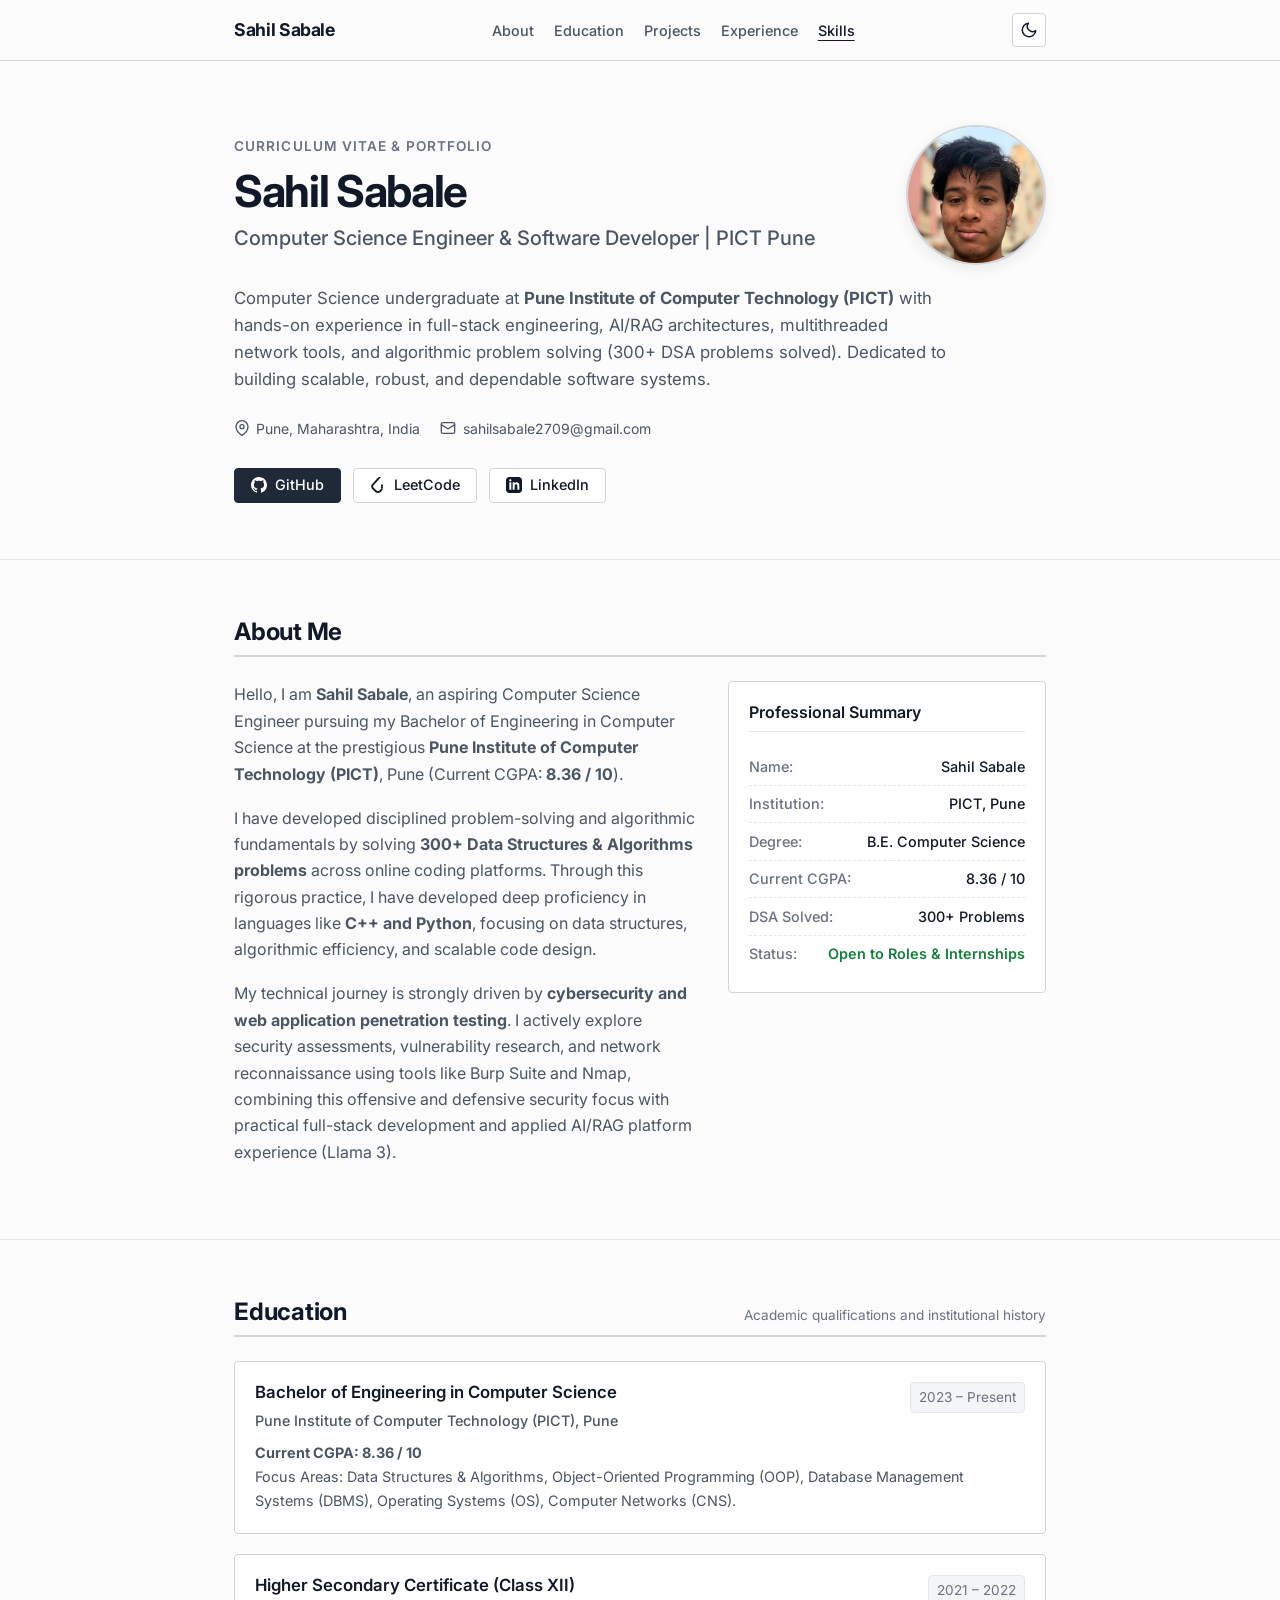
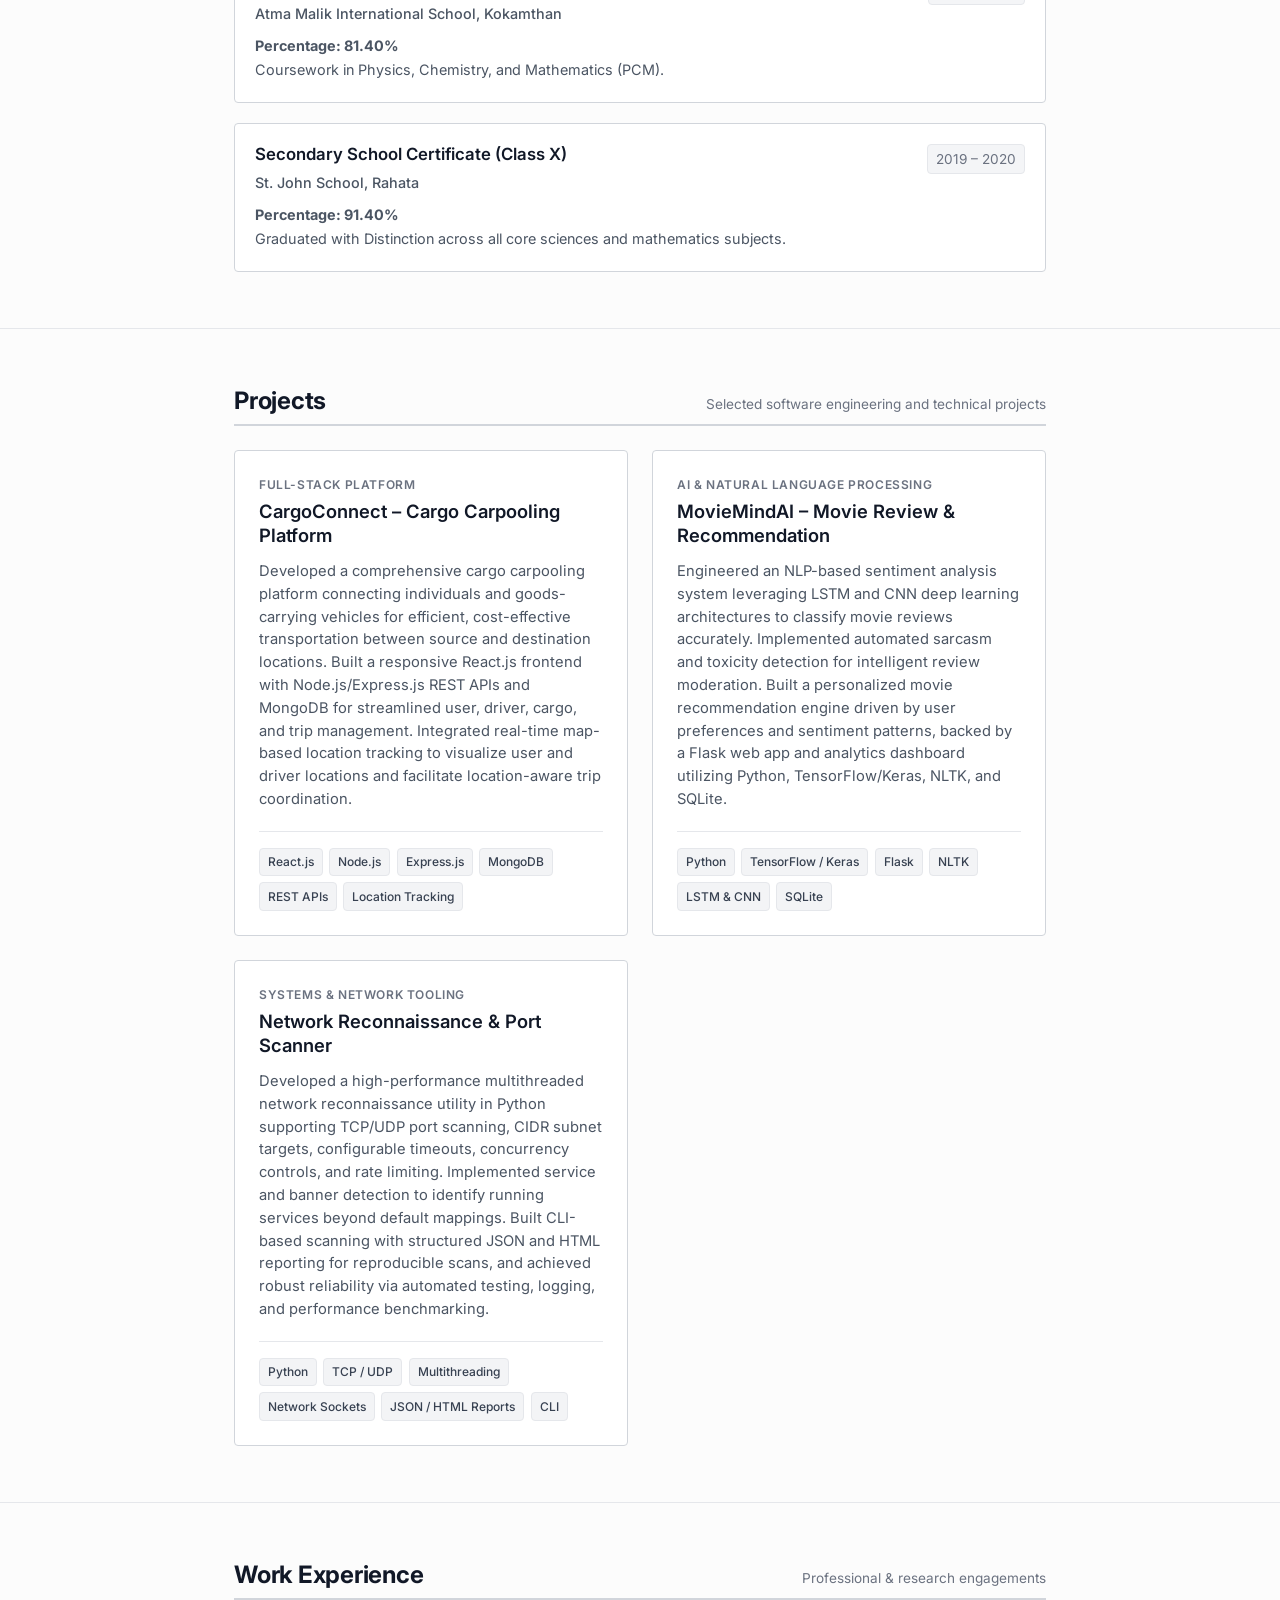
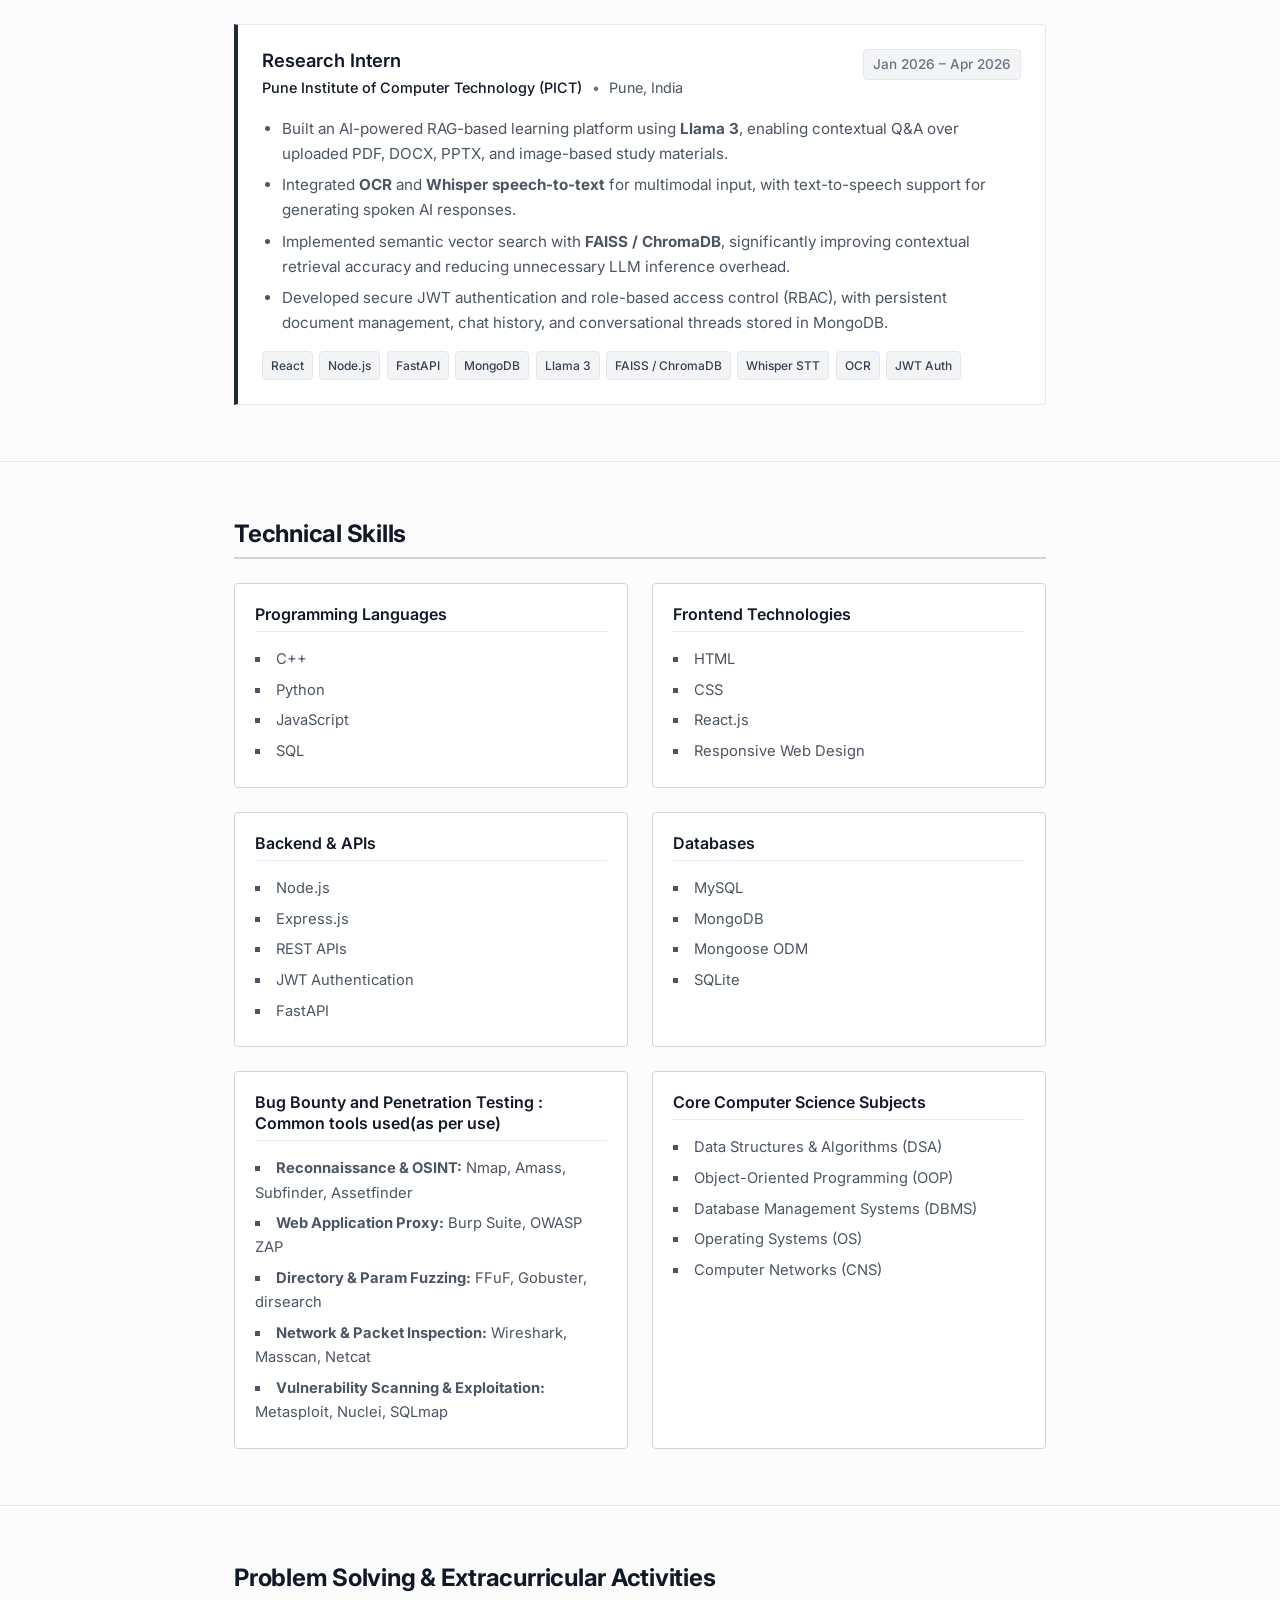
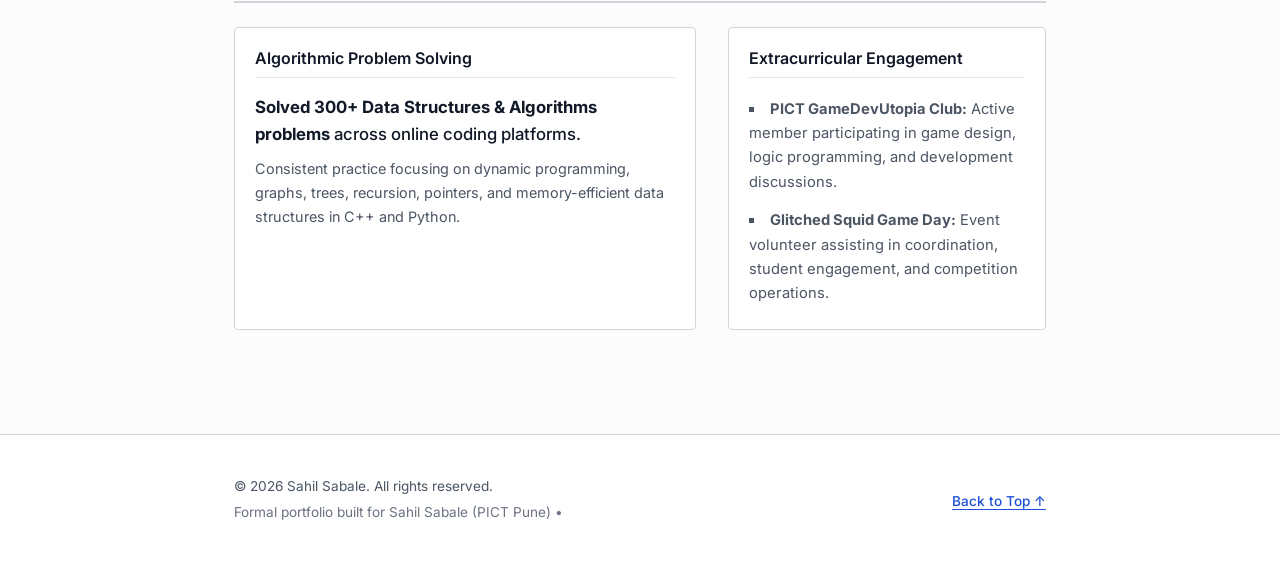
<file: index.html>
<!DOCTYPE html>
<html lang="en">

<head>
  <meta charset="UTF-8">
  <meta name="viewport" content="width=device-width, initial-scale=1.0">
  <title>Sahil Sabale | Computer Science Engineer &amp; Developer Portfolio</title>
  <meta name="description"
    content="Formal portfolio and resume of Sahil Sabale - Computer Science student at PICT Pune. Experienced in full-stack web development, AI/NLP systems, network tooling, and DSA.">
  <meta name="author" content="Sahil Sabale">

  <!-- Open Graph / Meta for Social Previews -->
  <meta property="og:type" content="website">
  <meta property="og:title" content="Sahil Sabale | Computer Science Engineer Portfolio">
  <meta property="og:description"
    content="Formal portfolio featuring projects (CargoConnect, MovieMindAI, Network Reconnaissance), research experience at PICT, skills, and education.">
  <meta property="og:site_name" content="Sahil Sabale Portfolio">

  <!-- Google Fonts: Inter font for clean, formal, professional typography -->
  <link rel="preconnect" href="https://fonts.googleapis.com">
  <link rel="preconnect" href="https://fonts.gstatic.com" crossorigin>
  <link href="https://fonts.googleapis.com/css2?family=Inter:wght@400;500;600;700&display=swap" rel="stylesheet">

  <link rel="stylesheet" href="styles.css">
</head>

<body>
  <!-- Header / Navigation Bar -->
  <header class="site-header">
    <div class="container header-container">
      <a href="#" class="brand-logo" aria-label="Home">Sahil Sabale</a>

      <nav class="main-nav" aria-label="Main Navigation">
        <ul class="nav-links">
          <li><a href="#about">About</a></li>
          <li><a href="#education">Education</a></li>
          <li><a href="#projects">Projects</a></li>
          <li><a href="#experience">Experience</a></li>
          <li><a href="#skills">Skills</a></li>
        </ul>
      </nav>

      <div class="header-actions">
        <button id="theme-toggle" class="btn btn-secondary btn-icon" aria-label="Toggle dark/light mode"
          title="Toggle theme">
          <svg class="icon icon-sun" xmlns="http://www.w3.org/2000/svg" width="18" height="18" viewBox="0 0 24 24"
            fill="none" stroke="currentColor" stroke-width="2" stroke-linecap="round" stroke-linejoin="round">
            <circle cx="12" cy="12" r="5"></circle>
            <line x1="12" y1="1" x2="12" y2="3"></line>
            <line x1="12" y1="21" x2="12" y2="23"></line>
            <line x1="4.22" y1="4.22" x2="5.64" y2="5.64"></line>
            <line x1="18.36" y1="18.36" x2="19.78" y2="19.78"></line>
            <line x1="1" y1="12" x2="3" y2="12"></line>
            <line x1="21" y1="12" x2="23" y2="12"></line>
            <line x1="4.22" y1="19.78" x2="5.64" y2="18.36"></line>
            <line x1="18.36" y1="5.64" x2="19.78" y2="4.22"></line>
          </svg>
          <svg class="icon icon-moon" xmlns="http://www.w3.org/2000/svg" width="18" height="18" viewBox="0 0 24 24"
            fill="none" stroke="currentColor" stroke-width="2" stroke-linecap="round" stroke-linejoin="round">
            <path d="M21 12.79A9 9 0 1 1 11.21 3 7 7 0 0 0 21 12.79z"></path>
          </svg>
        </button>
        <button id="mobile-menu-toggle" class="btn btn-secondary btn-icon mobile-only" aria-label="Toggle mobile menu">
          <svg xmlns="http://www.w3.org/2000/svg" width="20" height="20" viewBox="0 0 24 24" fill="none"
            stroke="currentColor" stroke-width="2" stroke-linecap="round" stroke-linejoin="round">
            <line x1="3" y1="12" x2="21" y2="12"></line>
            <line x1="3" y1="6" x2="21" y2="6"></line>
            <line x1="3" y1="18" x2="21" y2="18"></line>
          </svg>
        </button>
      </div>
    </div>
  </header>

  <main class="site-main">
    <!-- Hero / Profile Intro Section -->
    <section class="section hero-section">
      <div class="container hero-container">
        <div class="hero-header-row">
          <div class="hero-text-block">
            <p class="hero-pretitle">Curriculum Vitae &amp; Portfolio</p>
            <h1 class="hero-title">Sahil Sabale</h1>
            <p class="hero-subtitle">Computer Science Engineer &amp; Software Developer | PICT Pune</p>
          </div>
          <div class="hero-avatar-wrapper">
            <img src="profile.jpeg" alt="Sahil Sabale" class="hero-avatar">
          </div>
        </div>
        <div class="hero-content">
          <p class="hero-description">
            Computer Science undergraduate at <strong>Pune Institute of Computer Technology (PICT)</strong> with
            hands-on experience in full-stack engineering, AI/RAG architectures, multithreaded network tools, and
            algorithmic problem solving (300+ DSA problems solved). Dedicated to building scalable, robust, and
            dependable software systems.
          </p>

          <div class="hero-quick-meta">
            <span class="meta-item">
              <svg xmlns="http://www.w3.org/2000/svg" width="16" height="16" viewBox="0 0 24 24" fill="none"
                stroke="currentColor" stroke-width="2" stroke-linecap="round" stroke-linejoin="round">
                <path d="M21 10c0 7-9 13-9 13s-9-6-9-13a9 9 0 0 1 18 0z"></path>
                <circle cx="12" cy="10" r="3"></circle>
              </svg>
              Pune, Maharashtra, India
            </span>
            <span class="meta-item">
              <svg xmlns="http://www.w3.org/2000/svg" width="16" height="16" viewBox="0 0 24 24" fill="none"
                stroke="currentColor" stroke-width="2" stroke-linecap="round" stroke-linejoin="round">
                <rect x="2" y="4" width="20" height="16" rx="2"></rect>
                <path d="m22 7-8.97 5.7a1.94 1.94 0 0 1-2.06 0L2 7"></path>
              </svg>
              <a href="mailto:sahilsabale2709@gmail.com" class="meta-link">sahilsabale2709@gmail.com</a>
            </span>
          </div>

          <!-- Direct Links to Platforms -->
          <div class="hero-actions">
            <a href="https://github.com/sahilbrosp/" target="_blank" rel="noopener noreferrer" class="btn btn-primary"
              title="Sahil Sabale GitHub Profile">
              <svg xmlns="http://www.w3.org/2000/svg" width="16" height="16" viewBox="0 0 24 24" fill="currentColor">
                <path
                  d="M12 0c-6.626 0-12 5.373-12 12 0 5.302 3.438 9.8 8.207 11.387.599.111.793-.261.793-.577v-2.234c-3.338.726-4.033-1.416-4.033-1.416-.546-1.387-1.333-1.756-1.333-1.756-1.089-.745.083-.729.083-.729 1.205.084 1.839 1.237 1.839 1.237 1.07 1.834 2.807 1.304 3.492.997.107-.775.418-1.305.762-1.604-2.665-.305-5.467-1.334-5.467-5.931 0-1.311.469-2.381 1.236-3.221-.124-.303-.535-1.524.117-3.176 0 0 1.008-.322 3.301 1.23.957-.266 1.983-.399 3.003-.404 1.02.005 2.047.138 3.006.404 2.291-1.552 3.297-1.23 3.297-1.23.653 1.653.242 2.874.118 3.176.77.84 1.235 1.911 1.235 3.221 0 4.609-2.807 5.624-5.479 5.921.43.372.823 1.102.823 2.222v3.293c0 .319.192.694.801.576 4.765-1.589 8.199-6.086 8.199-11.386 0-6.627-5.373-12-12-12z" />
              </svg>
              GitHub
            </a>
            <a href="https://leetcode.com/u/sahilbrosp" target="_blank" rel="noopener noreferrer"
              class="btn btn-secondary" title="Sahil Sabale LeetCode Profile">
              <svg xmlns="http://www.w3.org/2000/svg" width="16" height="16" viewBox="0 0 24 24" fill="currentColor">
                <path
                  d="M13.483 0a1.374 1.374 0 0 0-.961.438L7.116 6.226l-3.854 4.126a5.266 5.266 0 0 0-1.209 2.104 5.35 5.35 0 0 0-.125.513 5.527 5.527 0 0 0 .062 2.362 5.83 5.83 0 0 0 .349 1.017 5.938 5.938 0 0 0 1.271 1.818l4.277 4.193.039.038c2.248 2.165 5.852 2.133 8.063-.074l2.396-2.392c.54-.54.54-1.414.003-1.955a1.378 1.378 0 0 0-1.951-.003l-2.396 2.392a3.021 3.021 0 0 1-4.205.038l-.02-.019-4.276-4.193c-.652-.64-.972-1.469-.948-2.263a2.68 2.68 0 0 1 .666-1.607 2.6 2.6 0 0 1 .388-.334l4.981-5.334 4.993-5.35a1.38 1.38 0 0 0-.97-2.355zM17.962 10.97a1.378 1.378 0 0 0-1.378 1.378v4.321a1.378 1.378 0 1 0 2.756 0v-4.321a1.378 1.378 0 0 0-1.378-1.378z" />
              </svg>
              LeetCode
            </a>
            <a href="https://www.linkedin.com/in/sahilsabale27/" target="_blank" rel="noopener noreferrer"
              class="btn btn-secondary" title="Sahil Sabale LinkedIn Profile">
              <svg xmlns="http://www.w3.org/2000/svg" width="16" height="16" viewBox="0 0 24 24" fill="currentColor">
                <path
                  d="M19 0h-14c-2.761 0-5 2.239-5 5v14c0 2.761 2.239 5 5 5h14c2.762 0 5-2.239 5-5v-14c0-2.761-2.238-5-5-5zm-11 19h-3v-11h3v11zm-1.5-12.268c-.966 0-1.75-.79-1.75-1.764s.784-1.764 1.75-1.764 1.75.79 1.75 1.764-.783 1.764-1.75 1.764zm13.5 12.268h-3v-5.604c0-3.368-4-3.113-4 0v5.604h-3v-11h3v1.765c1.396-2.586 7-2.777 7 2.476v6.759z" />
              </svg>
              LinkedIn
            </a>
          </div>
        </div>
      </div>
    </section>

    <!-- About Section -->
    <section id="about" class="section section-bordered">
      <div class="container">
        <h2 class="section-title">About Me</h2>
        <div class="about-grid">
          <div class="about-text">
            <p>
              Hello, I am <strong>Sahil Sabale</strong>, an aspiring Computer Science Engineer pursuing my Bachelor of
              Engineering in Computer Science at the prestigious <strong>Pune Institute of Computer Technology
                (PICT)</strong>, Pune (Current CGPA: <strong>8.36 / 10</strong>).
            </p>
            <p>
              I have developed disciplined problem-solving and algorithmic fundamentals by solving <strong>300+ Data
                Structures &amp; Algorithms problems</strong> across online coding platforms. Through this rigorous
              practice, I have developed deep proficiency in languages like <strong>C++ and Python</strong>, focusing on
              data structures, algorithmic efficiency, and scalable code design.
            </p>
            <p>
              My technical journey is strongly driven by <strong>cybersecurity and web application penetration
                testing</strong>. I actively explore security assessments, vulnerability research, and network
              reconnaissance using tools like Burp Suite and Nmap, combining this offensive and defensive security focus
              with practical full-stack development and applied AI/RAG platform experience (Llama 3).
            </p>
          </div>
          <div class="about-sidebar">
            <div class="info-card">
              <h3 class="info-card-title">Professional Summary</h3>
              <ul class="formal-info-list">
                <li><span class="info-label">Name:</span> <span class="info-value">Sahil Sabale</span></li>
                <li><span class="info-label">Institution:</span> <span class="info-value">PICT, Pune</span></li>
                <li><span class="info-label">Degree:</span> <span class="info-value">B.E. Computer Science</span></li>
                <li><span class="info-label">Current CGPA:</span> <span class="info-value">8.36 / 10</span></li>
                <li><span class="info-label">DSA Solved:</span> <span class="info-value">300+ Problems</span></li>
                <li><span class="info-label">Status:</span> <span class="info-value status-available">Open to Roles
                    &amp; Internships</span></li>
              </ul>
            </div>
          </div>
        </div>
      </div>
    </section>

    <!-- Education Section -->
    <section id="education" class="section section-bordered">
      <div class="container">
        <div class="section-header-row">
          <h2 class="section-title">Education</h2>
          <span class="section-caption">Academic qualifications and institutional history</span>
        </div>

        <div class="education-list">
          <!-- PICT -->
          <article class="education-item">
            <div class="edu-header">
              <div class="edu-degree-group">
                <h3 class="edu-degree">Bachelor of Engineering in Computer Science</h3>
                <span class="edu-institution">Pune Institute of Computer Technology (PICT), Pune</span>
              </div>
              <div class="edu-date">2023 &ndash; Present</div>
            </div>
            <p class="edu-notes">
              <strong>Current CGPA: 8.36 / 10</strong><br>
              Focus Areas: Data Structures &amp; Algorithms, Object-Oriented Programming (OOP), Database Management
              Systems (DBMS), Operating Systems (OS), Computer Networks (CNS).
            </p>
          </article>

          <!-- Class XII -->
          <article class="education-item">
            <div class="edu-header">
              <div class="edu-degree-group">
                <h3 class="edu-degree">Higher Secondary Certificate (Class XII)</h3>
                <span class="edu-institution">Atma Malik International School, Kokamthan</span>
              </div>
              <div class="edu-date">2021 &ndash; 2022</div>
            </div>
            <p class="edu-notes">
              <strong>Percentage: 81.40%</strong><br>
              Coursework in Physics, Chemistry, and Mathematics (PCM).
            </p>
          </article>

          <!-- Class X -->
          <article class="education-item">
            <div class="edu-header">
              <div class="edu-degree-group">
                <h3 class="edu-degree">Secondary School Certificate (Class X)</h3>
                <span class="edu-institution">St. John School, Rahata</span>
              </div>
              <div class="edu-date">2019 &ndash; 2020</div>
            </div>
            <p class="edu-notes">
              <strong>Percentage: 91.40%</strong><br>
              Graduated with Distinction across all core sciences and mathematics subjects.
            </p>
          </article>
        </div>
      </div>
    </section>

    <!-- Projects Section -->
    <section id="projects" class="section section-bordered">
      <div class="container">
        <div class="section-header-row">
          <h2 class="section-title">Projects</h2>
          <span class="section-caption">Selected software engineering and technical projects</span>
        </div>

        <div class="projects-grid">
          <!-- Project 1: CargoConnect -->
          <article class="project-card">
            <div class="project-header">
              <div class="project-type">Full-Stack Platform</div>
              <h3 class="project-title">CargoConnect &ndash; Cargo Carpooling Platform</h3>
            </div>
            <p class="project-description">
              Developed a comprehensive cargo carpooling platform connecting individuals and goods-carrying vehicles for
              efficient, cost-effective transportation between source and destination locations. Built a responsive
              React.js frontend with Node.js/Express.js REST APIs and MongoDB for streamlined user, driver, cargo, and
              trip management. Integrated real-time map-based location tracking to visualize user and driver locations
              and facilitate location-aware trip coordination.
            </p>
            <div class="project-meta">
              <div class="tag-group">
                <span class="tag">React.js</span>
                <span class="tag">Node.js</span>
                <span class="tag">Express.js</span>
                <span class="tag">MongoDB</span>
                <span class="tag">REST APIs</span>
                <span class="tag">Location Tracking</span>
              </div>
            </div>
          </article>

          <!-- Project 2: MovieMindAI -->
          <article class="project-card">
            <div class="project-header">
              <div class="project-type">AI &amp; Natural Language Processing</div>
              <h3 class="project-title">MovieMindAI &ndash; Movie Review &amp; Recommendation</h3>
            </div>
            <p class="project-description">
              Engineered an NLP-based sentiment analysis system leveraging LSTM and CNN deep learning architectures to
              classify movie reviews accurately. Implemented automated sarcasm and toxicity detection for intelligent
              review moderation. Built a personalized movie recommendation engine driven by user preferences and
              sentiment patterns, backed by a Flask web app and analytics dashboard utilizing Python, TensorFlow/Keras,
              NLTK, and SQLite.
            </p>
            <div class="project-meta">
              <div class="tag-group">
                <span class="tag">Python</span>
                <span class="tag">TensorFlow / Keras</span>
                <span class="tag">Flask</span>
                <span class="tag">NLTK</span>
                <span class="tag">LSTM &amp; CNN</span>
                <span class="tag">SQLite</span>
              </div>
            </div>
          </article>

          <!-- Project 3: Network Reconnaissance & Port Scanner -->
          <article class="project-card">
            <div class="project-header">
              <div class="project-type">Systems &amp; Network Tooling</div>
              <h3 class="project-title">Network Reconnaissance &amp; Port Scanner</h3>
            </div>
            <p class="project-description">
              Developed a high-performance multithreaded network reconnaissance utility in Python supporting TCP/UDP
              port scanning, CIDR subnet targets, configurable timeouts, concurrency controls, and rate limiting.
              Implemented service and banner detection to identify running services beyond default mappings. Built
              CLI-based scanning with structured JSON and HTML reporting for reproducible scans, and achieved robust
              reliability via automated testing, logging, and performance benchmarking.
            </p>
            <div class="project-meta">
              <div class="tag-group">
                <span class="tag">Python</span>
                <span class="tag">TCP / UDP</span>
                <span class="tag">Multithreading</span>
                <span class="tag">Network Sockets</span>
                <span class="tag">JSON / HTML Reports</span>
                <span class="tag">CLI</span>
              </div>
            </div>
          </article>
        </div>
      </div>
    </section>

    <!-- Work Experience Section -->
    <section id="experience" class="section section-bordered">
      <div class="container">
        <div class="section-header-row">
          <h2 class="section-title">Work Experience</h2>
          <span class="section-caption">Professional &amp; research engagements</span>
        </div>

        <div class="experience-list">
          <article class="experience-item">
            <div class="exp-header">
              <div class="exp-title-block">
                <h3 class="exp-role">Research Intern</h3>
                <div class="exp-company-group">
                  <span class="exp-company">Pune Institute of Computer Technology (PICT)</span>
                  <span class="exp-separator">•</span>
                  <span class="exp-location">Pune, India</span>
                </div>
              </div>
              <div class="exp-date">Jan 2026 &ndash; Apr 2026</div>
            </div>
            <div class="exp-body">
              <ul class="exp-responsibilities">
                <li>Built an AI-powered RAG-based learning platform using <strong>Llama 3</strong>, enabling contextual
                  Q&amp;A over uploaded PDF, DOCX, PPTX, and image-based study materials.</li>
                <li>Integrated <strong>OCR</strong> and <strong>Whisper speech-to-text</strong> for multimodal input,
                  with text-to-speech support for generating spoken AI responses.</li>
                <li>Implemented semantic vector search with <strong>FAISS / ChromaDB</strong>, significantly improving
                  contextual retrieval accuracy and reducing unnecessary LLM inference overhead.</li>
                <li>Developed secure JWT authentication and role-based access control (RBAC), with persistent document
                  management, chat history, and conversational threads stored in MongoDB.</li>
              </ul>
              <div class="tag-group">
                <span class="tag">React</span>
                <span class="tag">Node.js</span>
                <span class="tag">FastAPI</span>
                <span class="tag">MongoDB</span>
                <span class="tag">Llama 3</span>
                <span class="tag">FAISS / ChromaDB</span>
                <span class="tag">Whisper STT</span>
                <span class="tag">OCR</span>
                <span class="tag">JWT Auth</span>
              </div>
            </div>
          </article>
        </div>
      </div>
    </section>

    <!-- Technical Skills Section -->
    <section id="skills" class="section section-bordered">
      <div class="container">
        <h2 class="section-title">Technical Skills</h2>
        <div class="skills-grid">
          <div class="skill-category">
            <h3 class="skill-cat-title">Programming Languages</h3>
            <ul class="skill-list">
              <li>C++</li>
              <li>Python</li>
              <li>JavaScript</li>
              <li>SQL</li>
            </ul>
          </div>

          <div class="skill-category">
            <h3 class="skill-cat-title">Frontend Technologies</h3>
            <ul class="skill-list">
              <li>HTML</li>
              <li>CSS</li>
              <li>React.js</li>
              <li>Responsive Web Design</li>
            </ul>
          </div>

          <div class="skill-category">
            <h3 class="skill-cat-title">Backend &amp; APIs</h3>
            <ul class="skill-list">
              <li>Node.js</li>
              <li>Express.js</li>
              <li>REST APIs</li>
              <li>JWT Authentication</li>
              <li>FastAPI</li>
            </ul>
          </div>

          <div class="skill-category">
            <h3 class="skill-cat-title">Databases</h3>
            <ul class="skill-list">
              <li>MySQL</li>
              <li>MongoDB</li>
              <li>Mongoose ODM</li>
              <li>SQLite</li>
            </ul>
          </div>

          <div class="skill-category">
            <h3 class="skill-cat-title">Bug Bounty and Penetration Testing : Common tools used(as per use)</h3>
            <ul class="skill-list">
              <li><strong>Reconnaissance &amp; OSINT:</strong> Nmap, Amass, Subfinder, Assetfinder</li>
              <li><strong>Web Application Proxy:</strong> Burp Suite, OWASP ZAP</li>
              <li><strong>Directory &amp; Param Fuzzing:</strong> FFuF, Gobuster, dirsearch</li>
              <li><strong>Network &amp; Packet Inspection:</strong> Wireshark, Masscan, Netcat</li>
              <li><strong>Vulnerability Scanning &amp; Exploitation:</strong> Metasploit, Nuclei, SQLmap</li>
            </ul>
          </div>

          <div class="skill-category">
            <h3 class="skill-cat-title">Core Computer Science Subjects</h3>
            <ul class="skill-list">
              <li>Data Structures &amp; Algorithms (DSA)</li>
              <li>Object-Oriented Programming (OOP)</li>
              <li>Database Management Systems (DBMS)</li>
              <li>Operating Systems (OS)</li>
              <li>Computer Networks (CNS)</li>
            </ul>
          </div>
        </div>
      </div>
    </section>

    <!-- Problem Solving & Extracurricular Activities Section -->
    <section class="section section-bordered">
      <div class="container">
        <h2 class="section-title">Problem Solving &amp; Extracurricular Activities</h2>
        <div class="about-grid">
          <div class="info-card">
            <h3 class="info-card-title">Algorithmic Problem Solving</h3>
            <p style="font-size: 1.05rem; font-weight: 500; color: var(--text-primary); margin-bottom: 0.5rem;">
              <strong>Solved 300+ Data Structures &amp; Algorithms problems</strong> across online coding platforms.
            </p>
            <p style="font-size: 0.9rem; color: var(--text-secondary); margin-bottom: 0;">
              Consistent practice focusing on dynamic programming, graphs, trees, recursion, pointers, and
              memory-efficient data structures in C++ and Python.
            </p>
          </div>

          <div class="info-card">
            <h3 class="info-card-title">Extracurricular Engagement</h3>
            <ul class="skill-list" style="margin-top: 0.25rem;">
              <li style="margin-bottom: 0.5rem;">
                <strong>PICT GameDevUtopia Club:</strong> Active member participating in game design, logic programming,
                and development discussions.
              </li>
              <li>
                <strong>Glitched Squid Game Day:</strong> Event volunteer assisting in coordination, student engagement,
                and competition operations.
              </li>
            </ul>
          </div>
        </div>
      </div>
    </section>
  </main>

  <!-- Site Footer -->
  <footer class="site-footer">
    <div class="container footer-container">
      <div class="footer-left">
        <p>&copy; <span id="current-year">2026</span> Sahil Sabale. All rights reserved.</p>
        <p class="footer-note">Formal portfolio built for Sahil Sabale (PICT Pune) &bull;</p>
      </div>
      <div class="footer-right">
        <a href="#about" class="footer-top-link">Back to Top &uarr;</a>
      </div>
    </div>
  </footer>

  <script src="script.js"></script>
</body>

</html>
</file>
<file: styles.css>
/* ==========================================================================
   Formal Portfolio Stylesheet
   Designed for clean, formal, high-legibility presentation.
   ========================================================================== */

:root {
  /* Color Palette - Formal Monochrome & Slate */
  --bg-color: #fcfcfc;
  --bg-surface: #ffffff;
  --bg-subtle: #f4f5f7;
  --border-color: #d1d5db;
  --border-subtle: #e5e7eb;
  
  --text-primary: #111827;
  --text-secondary: #4b5563;
  --text-muted: #6b7280;

  --accent-color: #1f2937;
  --accent-hover: #111827;
  --link-color: #1d4ed8;
  --link-hover: #1e40af;
  
  --tag-bg: #f3f4f6;
  --tag-text: #374151;
  --tag-border: #e5e7eb;

  --success-color: #15803d;
  --success-bg: #f0fdf4;

  /* Typography & Sizing */
  --font-sans: 'Inter', -apple-system, BlinkMacSystemFont, "Segoe UI", Roboto, Helvetica, Arial, sans-serif;
  --container-width: 860px;
  --border-radius: 4px; /* Crisp, formal edges */
}

/* Dark Mode Theme */
[data-theme="dark"] {
  --bg-color: #121214;
  --bg-surface: #18181b;
  --bg-subtle: #202024;
  --border-color: #3f3f46;
  --border-subtle: #27272a;
  
  --text-primary: #f4f4f5;
  --text-secondary: #a1a1aa;
  --text-muted: #71717a;

  --accent-color: #e4e4e7;
  --accent-hover: #ffffff;
  --link-color: #60a5fa;
  --link-hover: #93c5fd;

  --tag-bg: #27272a;
  --tag-text: #d4d4d8;
  --tag-border: #3f3f46;

  --success-color: #4ade80;
  --success-bg: #142a1d;
}

/* Base & Reset */
*, *::before, *::after {
  box-sizing: border-box;
  margin: 0;
  padding: 0;
}

html {
  font-size: 16px;
  scroll-behavior: smooth;
}

body {
  font-family: var(--font-sans);
  background-color: var(--bg-color);
  color: var(--text-primary);
  line-height: 1.65;
  font-weight: 400;
  -webkit-font-smoothing: antialiased;
  -moz-osx-font-smoothing: grayscale;
}

/* Container */
.container {
  width: 100%;
  max-width: var(--container-width);
  margin-left: auto;
  margin-right: auto;
  padding-left: 1.5rem;
  padding-right: 1.5rem;
}

/* Typography Defaults */
h1, h2, h3, h4 {
  color: var(--text-primary);
  font-weight: 600;
  line-height: 1.3;
}

p {
  color: var(--text-secondary);
  margin-bottom: 1rem;
}

p:last-child {
  margin-bottom: 0;
}

a {
  color: var(--link-color);
  text-decoration: underline;
  text-underline-offset: 3px;
  transition: color 0.15s ease;
}

a:hover {
  color: var(--link-hover);
}

/* Buttons */
.btn {
  display: inline-flex;
  align-items: center;
  justify-content: center;
  gap: 0.5rem;
  font-family: var(--font-sans);
  font-size: 0.9rem;
  font-weight: 500;
  padding: 0.55rem 1rem;
  border-radius: var(--border-radius);
  border: 1px solid transparent;
  cursor: pointer;
  text-decoration: none;
  transition: all 0.15s ease;
  line-height: 1;
}

.btn-primary {
  background-color: var(--accent-color);
  color: var(--bg-surface);
  border-color: var(--accent-color);
}

[data-theme="dark"] .btn-primary {
  color: #121214;
}

.btn-primary:hover {
  background-color: var(--accent-hover);
  color: var(--bg-surface);
  opacity: 0.92;
}

.btn-secondary {
  background-color: var(--bg-surface);
  color: var(--text-primary);
  border-color: var(--border-color);
}

.btn-secondary:hover {
  background-color: var(--bg-subtle);
  border-color: var(--text-secondary);
}

.btn-outline {
  background-color: transparent;
  color: var(--text-primary);
  border-color: var(--border-color);
}

.btn-outline:hover {
  background-color: var(--bg-subtle);
}

.btn-sm {
  font-size: 0.8rem;
  padding: 0.35rem 0.65rem;
}

.btn-icon {
  padding: 0.45rem;
  line-height: 0;
}

.btn-block {
  width: 100%;
}

/* Header & Navigation */
.site-header {
  position: sticky;
  top: 0;
  z-index: 100;
  background-color: var(--bg-color);
  border-bottom: 1px solid var(--border-color);
}

.header-container {
  display: flex;
  align-items: center;
  justify-content: space-between;
  height: 60px;
}

.brand-logo {
  font-size: 1.1rem;
  font-weight: 700;
  letter-spacing: -0.02em;
  color: var(--text-primary);
  text-decoration: none;
}

.brand-logo:hover {
  color: var(--text-primary);
}

.nav-links {
  display: flex;
  list-style: none;
  gap: 1.25rem;
}

.nav-links a {
  font-size: 0.9rem;
  font-weight: 500;
  color: var(--text-secondary);
  text-decoration: none;
  padding: 0.25rem 0;
}

.nav-links a:hover,
.nav-links a.active {
  color: var(--text-primary);
  text-decoration: underline;
  text-underline-offset: 4px;
}

.header-actions {
  display: flex;
  align-items: center;
  gap: 0.5rem;
}

/* Theme toggle icons */
[data-theme="dark"] .icon-moon {
  display: none;
}
[data-theme="dark"] .icon-sun {
  display: block;
}
:root:not([data-theme="dark"]) .icon-moon {
  display: block;
}
:root:not([data-theme="dark"]) .icon-sun {
  display: none;
}

.mobile-only {
  display: none;
}

/* Sections */
.section {
  padding-top: 3.5rem;
  padding-bottom: 3.5rem;
}

.section-bordered {
  border-top: 1px solid var(--border-subtle);
}

.section-title {
  font-size: 1.5rem;
  font-weight: 700;
  letter-spacing: -0.01em;
  margin-bottom: 1.5rem;
  padding-bottom: 0.5rem;
  border-bottom: 2px solid var(--border-color);
}

.section-header-row {
  display: flex;
  align-items: baseline;
  justify-content: space-between;
  border-bottom: 2px solid var(--border-color);
  margin-bottom: 1.5rem;
  padding-bottom: 0.5rem;
}

.section-header-row .section-title {
  border-bottom: none;
  margin-bottom: 0;
  padding-bottom: 0;
}

.section-caption {
  font-size: 0.85rem;
  color: var(--text-muted);
}

.section-lead {
  font-size: 1.05rem;
  color: var(--text-secondary);
  margin-bottom: 2rem;
}

/* Hero / Header Intro */
.hero-section {
  padding-top: 4rem;
  padding-bottom: 3.5rem;
}

.hero-header-row {
  display: flex;
  justify-content: space-between;
  align-items: center;
  gap: 2rem;
  margin-bottom: 1.25rem;
}

.hero-text-block {
  flex: 1;
}

.hero-avatar-wrapper {
  flex-shrink: 0;
}

.hero-avatar {
  width: 140px;
  height: 140px;
  border-radius: 50%;
  object-fit: cover;
  object-position: center 25%;
  border: 2px solid var(--border-color);
  box-shadow: 0 4px 14px rgba(0, 0, 0, 0.08);
  display: block;
}

.hero-pretitle {
  font-size: 0.85rem;
  text-transform: uppercase;
  letter-spacing: 0.08em;
  font-weight: 600;
  color: var(--text-muted);
  margin-bottom: 0.5rem;
}

.hero-title {
  font-size: 2.75rem;
  font-weight: 700;
  letter-spacing: -0.03em;
  line-height: 1.15;
  margin-bottom: 0.35rem;
}

.hero-subtitle {
  font-size: 1.25rem;
  font-weight: 500;
  color: var(--text-secondary);
  margin-bottom: 1.25rem;
}

.hero-description {
  font-size: 1.05rem;
  line-height: 1.6;
  max-width: 720px;
  margin-bottom: 1.5rem;
}

.hero-quick-meta {
  display: flex;
  flex-wrap: wrap;
  gap: 1.25rem;
  margin-bottom: 1.75rem;
  font-size: 0.875rem;
  color: var(--text-secondary);
}

.meta-item {
  display: inline-flex;
  align-items: center;
  gap: 0.4rem;
}

.meta-link {
  color: inherit;
  text-decoration: none;
}

.meta-link:hover {
  color: var(--link-color);
  text-decoration: underline;
}

.hero-actions {
  display: flex;
  flex-wrap: wrap;
  gap: 0.75rem;
}

/* About Section */
.about-grid {
  display: grid;
  grid-template-columns: 1.6fr 1.1fr;
  gap: 2rem;
}

.about-text p {
  font-size: 1rem;
  margin-bottom: 1.1rem;
}

.info-card {
  background-color: var(--bg-surface);
  border: 1px solid var(--border-color);
  padding: 1.25rem;
  border-radius: var(--border-radius);
}

.info-card-title {
  font-size: 1rem;
  font-weight: 600;
  margin-bottom: 1rem;
  padding-bottom: 0.5rem;
  border-bottom: 1px solid var(--border-subtle);
}

.formal-info-list {
  list-style: none;
  font-size: 0.9rem;
}

.formal-info-list li {
  display: flex;
  justify-content: space-between;
  padding: 0.4rem 0;
  border-bottom: 1px dashed var(--border-subtle);
}

.formal-info-list li:last-child {
  border-bottom: none;
}

.info-label {
  color: var(--text-muted);
  font-weight: 500;
}

.info-value {
  color: var(--text-primary);
  font-weight: 500;
  text-align: right;
}

.status-available {
  color: var(--success-color);
  font-weight: 600;
}

/* Experience Section */
.experience-list {
  display: flex;
  flex-direction: column;
  gap: 2rem;
}

.experience-item {
  background-color: var(--bg-surface);
  border: 1px solid var(--border-subtle);
  border-left: 4px solid var(--accent-color);
  padding: 1.5rem;
  border-radius: 0 var(--border-radius) var(--border-radius) 0;
}

.exp-header {
  display: flex;
  justify-content: space-between;
  align-items: flex-start;
  margin-bottom: 1rem;
}

.exp-role {
  font-size: 1.15rem;
  font-weight: 600;
  margin-bottom: 0.2rem;
}

.exp-company-group {
  font-size: 0.9rem;
  color: var(--text-secondary);
}

.exp-company {
  font-weight: 500;
  color: var(--text-primary);
}

.exp-separator {
  margin: 0 0.35rem;
  color: var(--text-muted);
}

.exp-date {
  font-size: 0.85rem;
  font-weight: 500;
  color: var(--text-muted);
  background-color: var(--bg-subtle);
  padding: 0.2rem 0.55rem;
  border-radius: var(--border-radius);
  border: 1px solid var(--border-subtle);
  white-space: nowrap;
}

.exp-responsibilities {
  margin-left: 1.25rem;
  margin-bottom: 1rem;
  font-size: 0.95rem;
  color: var(--text-secondary);
}

.exp-responsibilities li {
  margin-bottom: 0.4rem;
}

/* Tags */
.tag-group {
  display: flex;
  flex-wrap: wrap;
  gap: 0.4rem;
}

.tag {
  font-size: 0.75rem;
  font-weight: 500;
  background-color: var(--tag-bg);
  color: var(--tag-text);
  border: 1px solid var(--tag-border);
  padding: 0.2rem 0.5rem;
  border-radius: var(--border-radius);
}

/* Projects Section */
.projects-grid {
  display: grid;
  grid-template-columns: repeat(2, 1fr);
  gap: 1.5rem;
}

.project-card {
  background-color: var(--bg-surface);
  border: 1px solid var(--border-color);
  padding: 1.5rem;
  border-radius: var(--border-radius);
  display: flex;
  flex-direction: column;
  justify-content: space-between;
}

.project-type {
  font-size: 0.75rem;
  text-transform: uppercase;
  letter-spacing: 0.05em;
  font-weight: 600;
  color: var(--text-muted);
  margin-bottom: 0.35rem;
}

.project-title {
  font-size: 1.15rem;
  font-weight: 600;
  margin-bottom: 0.75rem;
}

.project-description {
  font-size: 0.92rem;
  color: var(--text-secondary);
  line-height: 1.55;
  margin-bottom: 1.25rem;
  flex-grow: 1;
}

.project-meta {
  border-top: 1px solid var(--border-subtle);
  padding-top: 1rem;
  display: flex;
  flex-direction: column;
  gap: 0.75rem;
}

.project-links {
  display: flex;
  gap: 1rem;
  font-size: 0.85rem;
}

.link-item {
  display: inline-flex;
  align-items: center;
  gap: 0.35rem;
  font-weight: 500;
  text-decoration: none;
  color: var(--text-primary);
}

.link-item:hover {
  text-decoration: underline;
  color: var(--link-color);
}

/* Skills Section */
.skills-grid {
  display: grid;
  grid-template-columns: repeat(2, 1fr);
  gap: 1.5rem;
}

.skill-category {
  background-color: var(--bg-surface);
  border: 1px solid var(--border-color);
  padding: 1.25rem;
  border-radius: var(--border-radius);
}

.skill-cat-title {
  font-size: 1rem;
  font-weight: 600;
  margin-bottom: 0.75rem;
  padding-bottom: 0.4rem;
  border-bottom: 1px solid var(--border-subtle);
}

.skill-list {
  list-style: square inside;
  font-size: 0.92rem;
  color: var(--text-secondary);
}

.skill-list li {
  padding: 0.2rem 0;
}

/* Education Section */
.education-list {
  display: flex;
  flex-direction: column;
  gap: 1.25rem;
}

.education-item {
  background-color: var(--bg-surface);
  border: 1px solid var(--border-color);
  padding: 1.25rem;
  border-radius: var(--border-radius);
}

.edu-header {
  display: flex;
  justify-content: space-between;
  align-items: flex-start;
  margin-bottom: 0.5rem;
}

.edu-degree {
  font-size: 1.05rem;
  font-weight: 600;
  margin-bottom: 0.2rem;
}

.edu-institution {
  font-size: 0.9rem;
  color: var(--text-secondary);
  font-weight: 500;
}

.edu-date {
  font-size: 0.85rem;
  color: var(--text-muted);
  background-color: var(--bg-subtle);
  padding: 0.2rem 0.5rem;
  border-radius: var(--border-radius);
  border: 1px solid var(--border-subtle);
}

.edu-notes {
  font-size: 0.9rem;
  color: var(--text-secondary);
  margin-bottom: 0;
}

/* Contact Section */
.contact-grid {
  display: grid;
  grid-template-columns: 1fr 1.2fr;
  gap: 2rem;
}

.channel-heading {
  font-size: 1.1rem;
  font-weight: 600;
  margin-bottom: 0.5rem;
}

.channel-list {
  list-style: none;
  display: flex;
  flex-direction: column;
  gap: 1rem;
  margin-top: 1rem;
}

.channel-item {
  border-bottom: 1px solid var(--border-subtle);
  padding-bottom: 0.75rem;
}

.channel-item:last-child {
  border-bottom: none;
}

.channel-label {
  display: block;
  font-size: 0.8rem;
  text-transform: uppercase;
  letter-spacing: 0.05em;
  color: var(--text-muted);
  font-weight: 600;
  margin-bottom: 0.2rem;
}

.channel-link {
  font-size: 0.95rem;
  font-weight: 500;
}

.channel-action-row {
  display: flex;
  align-items: center;
  justify-content: space-between;
  gap: 0.5rem;
}

/* Formal Form Styles */
.contact-form-wrapper {
  background-color: var(--bg-surface);
  border: 1px solid var(--border-color);
  padding: 1.5rem;
  border-radius: var(--border-radius);
}

.form-subtext {
  font-size: 0.85rem;
  color: var(--text-muted);
  margin-bottom: 1.25rem;
}

.formal-form {
  display: flex;
  flex-direction: column;
  gap: 1rem;
}

.form-group {
  display: flex;
  flex-direction: column;
  gap: 0.35rem;
}

.form-group label {
  font-size: 0.85rem;
  font-weight: 500;
  color: var(--text-primary);
}

.required {
  color: #dc2626;
}

.form-control {
  font-family: var(--font-sans);
  font-size: 0.9rem;
  padding: 0.6rem 0.75rem;
  border: 1px solid var(--border-color);
  border-radius: var(--border-radius);
  background-color: var(--bg-color);
  color: var(--text-primary);
  outline: none;
  transition: border-color 0.15s ease, box-shadow 0.15s ease;
}

.form-control:focus {
  border-color: var(--text-primary);
  box-shadow: 0 0 0 2px rgba(17, 24, 39, 0.1);
}

/* Footer */
.site-footer {
  border-top: 1px solid var(--border-color);
  background-color: var(--bg-surface);
  padding: 2.5rem 0;
  margin-top: 3rem;
  font-size: 0.85rem;
}

.footer-container {
  display: flex;
  justify-content: space-between;
  align-items: center;
  flex-wrap: wrap;
  gap: 1rem;
}

.footer-left p {
  font-size: 0.85rem;
  margin-bottom: 0.25rem;
}

.footer-note {
  color: var(--text-muted);
}

.footer-top-link {
  font-weight: 500;
}

/* Responsive Breakpoints */
@media (max-width: 768px) {
  .hero-header-row {
    flex-direction: column-reverse;
    align-items: flex-start;
    gap: 1.25rem;
  }

  .hero-avatar {
    width: 110px;
    height: 110px;
  }

  .hero-title {
    font-size: 2.15rem;
  }

  .about-grid,
  .projects-grid,
  .skills-grid,
  .contact-grid {
    grid-template-columns: 1fr;
  }

  .exp-header,
  .edu-header {
    flex-direction: column;
    gap: 0.4rem;
  }

  .exp-date,
  .edu-date {
    align-self: flex-start;
  }

  .section-header-row {
    flex-direction: column;
    align-items: flex-start;
    gap: 0.25rem;
  }

  .main-nav {
    display: none;
    position: absolute;
    top: 60px;
    left: 0;
    width: 100%;
    background-color: var(--bg-surface);
    border-bottom: 1px solid var(--border-color);
    padding: 1rem;
  }

  .main-nav.open {
    display: block;
  }

  .nav-links {
    flex-direction: column;
    gap: 0.75rem;
  }

  .mobile-only {
    display: inline-flex;
  }
}

/* Print Styles for Executive CV Printing (Ctrl + P) */
@media print {
  body {
    background: #ffffff !important;
    color: #000000 !important;
  }

  .site-header,
  .hero-actions,
  #theme-toggle,
  .mobile-only,
  .contact-form-wrapper,
  .footer-right,
  #copy-email-btn {
    display: none !important;
  }

  .section {
    padding: 1.5rem 0 !important;
    page-break-inside: avoid;
  }

  .project-card,
  .experience-item,
  .skill-category,
  .info-card {
    border: 1px solid #ccc !important;
    page-break-inside: avoid;
  }
}
</file>
